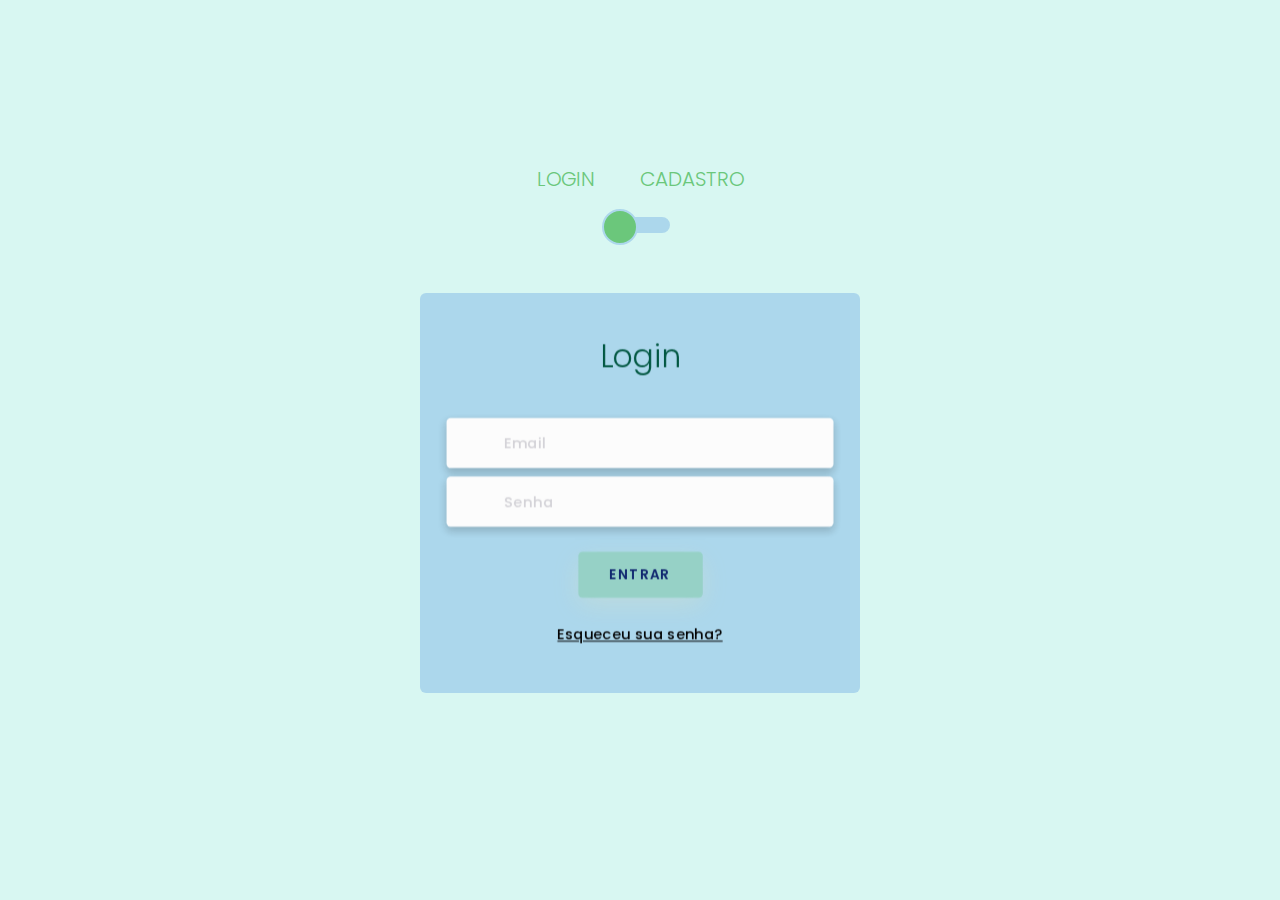
<file: Abex3/index.html>
<!DOCTYPE html>
<html lang="pt">
<head>
    <meta charset="UTF-8">
    <meta name="viewport" content="width=device-width, initial-scale=1.0">
    <link rel="preconnect" href="https://fonts.googleapis.com">
    <link rel="preconnect" href="https://fonts.gstatic.com" crossorigin>
    <link href="https://fonts.googleapis.com/css2?family=Archivo+Black&family=Montserrat:wght@100&display=swap" rel="stylesheet">
    <link rel="stylesheet" href="https://stackpath.bootstrapcdn.com/bootstrap/5.0.0-alpha1/css/bootstrap.min.css">
    <title>Tela de Login</title>
    <link rel="stylesheet" href="styles.css">
</head>
<body>
<div class="section">
    <div class="container">
        <div class="row full-height justify-content-center">
            <div class="col-12 text-center align-self-center py-5">
                <div class="section pb-5 pt-5 pt-sm-2 text-center">
                    <h6 class="mb-0 pb-3"><span>Login </span><span>Cadastro</span></h6>
                      <input class="checkbox" type="checkbox" id="reg-log" name="reg-log"/>
                      <label for="reg-log"></label>
                    <div class="card-3d-wrap mx-auto">
                        <div class="card-3d-wrapper">
                            <div class="card-front">
                                <div class="center-wrap">
                                    <div class="section text-center">
                                        <h4 class="mb-4 pb-3">Login</h4>
                                        <div class="form-group">
                                            <input type="email" name="logemail" class="form-style" placeholder="Email" id="logemail" autocomplete="off">
                                            <i class="input-icon uil uil-at"></i>
                                        </div>	
                                        <div class="form-group mt-2">
                                            <input type="password" name="logpass" class="form-style" placeholder="Senha" id="logpass" autocomplete="off">
                                            <i class="input-icon uil uil-lock-alt"></i>
                                        </div>
                                        <a href="#" class="btn mt-4">Entrar</a>
                                        <p class="mb-0 mt-4 text-center"><a href="#0" class="link">Esqueceu sua senha?</a></p>
                                      </div>
                                  </div>
                              </div>
                            <div class="card-back">
                                <div class="center-wrap">
                                    <div class="section text-center">
                                        <h4 class="mb-4 pb-3">Cadastro</h4>
                                        <div class="form-group">
                                            <input type="text" name="logname" class="form-style" placeholder="Nome Completo" id="logname" autocomplete="off">
                                            <i class="input-icon uil uil-user"></i>
                                        </div>	
                                        <div class="form-group mt-2">
                                            <input type="email" name="logemail" class="form-style" placeholder="Email" id="logemail" autocomplete="off">
                                            <i class="input-icon uil uil-at"></i>
                                        </div>	
                                        <div class="form-group mt-2">
                                            <input type="password" name="logpass" class="form-style" placeholder="Senha" id="logpass" autocomplete="off">
                                            <i class="input-icon uil uil-lock-alt"></i>
                                        </div>
                                        <a href="#" class="btn mt-4">Entrar</a>
                                      </div>
                                  </div>
                              </div>
                          </div>
                      </div>
                  </div>
              </div>
          </div>
    </div>
</div>
</body>
</html>
</file>
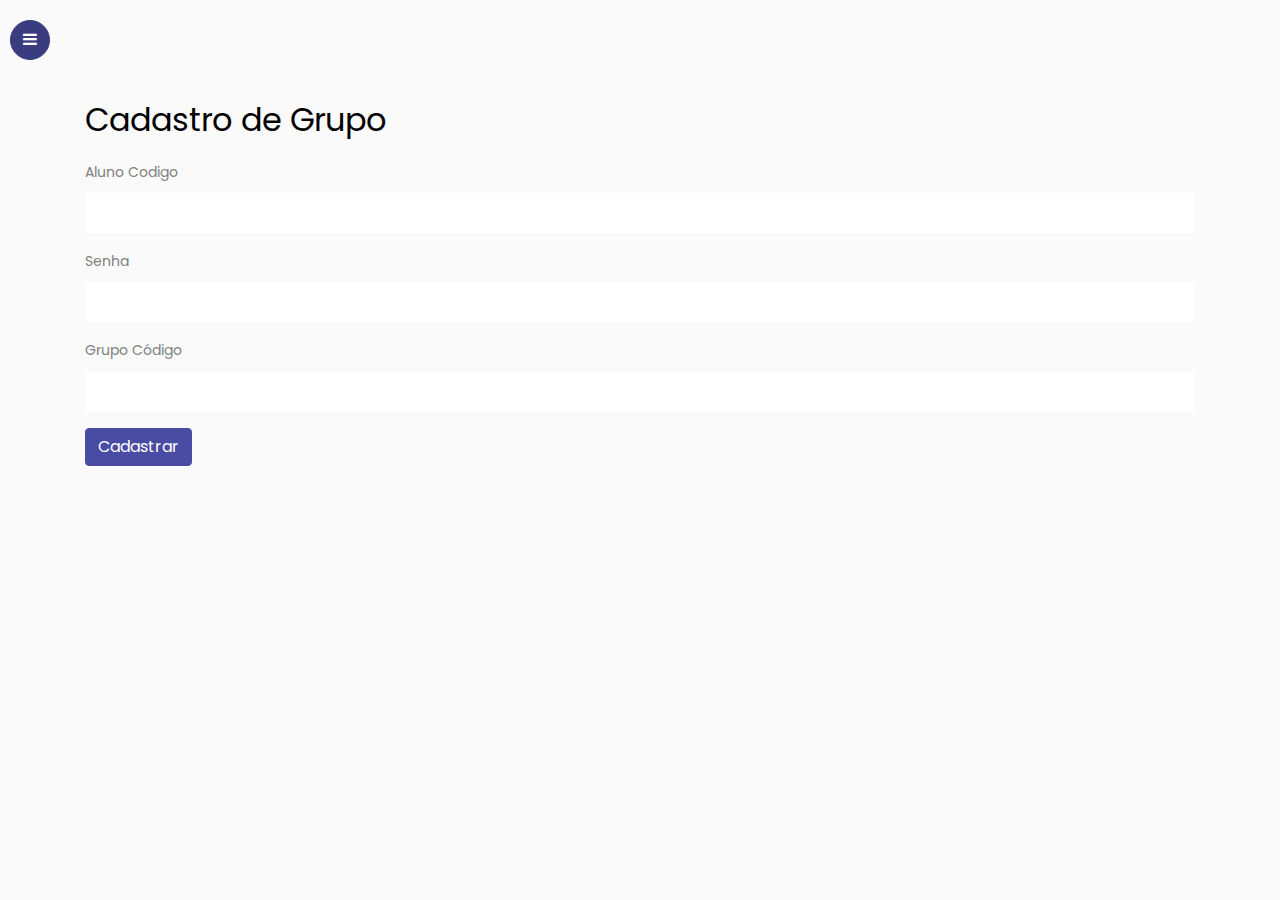
<file: Abex3/Cadastrargrupo.html>
<!doctype html>
<html lang="en">
  <head>
  	<title>Sidebar 03</title>
    <meta charset="utf-8">
    <meta name="viewport" content="width=device-width, initial-scale=1, shrink-to-fit=no">

    <link href="https://fonts.googleapis.com/css?family=Poppins:300,400,500,600,700,800,900" rel="stylesheet">
		
		<link rel="stylesheet" href="https://stackpath.bootstrapcdn.com/font-awesome/4.7.0/css/font-awesome.min.css">
		<link rel="stylesheet" href="css/style.css">
  </head>
  <body>
		
    <div class="wrapper d-flex align-items-stretch">
        <nav id="sidebar" class="active">
            <div class="custom-menu">
                <button type="button" id="sidebarCollapse" class="btn btn-primary">
          <i class="fa fa-bars"></i>
          <span class="sr-only">Toggle Menu</span>
        </button>
    </div>
            <div class="p-4">
              <h1><a href="index.html" class="logo"></a></h1>
        <ul class="list-unstyled components mb-5">
          <li class="active">
            <a href="index.html"><span class="fa fa-home mr-3"></span> Inicio</a>
          </li>
          <li>
              <a href="cadastro.html"><svg xmlns="http://www.w3.org/2000/svg" width="22" height="22" fill="currentColor" class="bi bi-person-add" viewBox="0 0 20 20">
                <path d="M12.5 16a3.5 3.5 0 1 0 0-7 3.5 3.5 0 0 0 0 7Zm.5-5v1h1a.5.5 0 0 1 0 1h-1v1a.5.5 0 0 1-1 0v-1h-1a.5.5 0 0 1 0-1h1v-1a.5.5 0 0 1 1 0Zm-2-6a3 3 0 1 1-6 0 3 3 0 0 1 6 0ZM8 7a2 2 0 1 0 0-4 2 2 0 0 0 0 4Z"/>
                <path d="M8.256 14a4.474 4.474 0 0 1-.229-1.004H3c.001-.246.154-.986.832-1.664C4.484 10.68 5.711 10 8 10c.26 0 .507.009.74.025.226-.341.496-.65.804-.918C9.077 9.038 8.564 9 8 9c-5 0-6 3-6 4s1 1 1 1h5.256Z"/>
              </svg> Cadastro aluno</a>
          </li>
          <li>
          <a href="Cadastrofamilia.html"><svg xmlns="http://www.w3.org/2000/svg" width="22" height="22" fill="currentColor" class="bi bi-house-heart" viewBox="0 0 20 20">
            <path d="M8 6.982C9.664 5.309 13.825 8.236 8 12 2.175 8.236 6.336 5.309 8 6.982Z"/>
            <path d="M8.707 1.5a1 1 0 0 0-1.414 0L.646 8.146a.5.5 0 0 0 .708.707L2 8.207V13.5A1.5 1.5 0 0 0 3.5 15h9a1.5 1.5 0 0 0 1.5-1.5V8.207l.646.646a.5.5 0 0 0 .708-.707L13 5.793V2.5a.5.5 0 0 0-.5-.5h-1a.5.5 0 0 0-.5.5v1.293L8.707 1.5ZM13 7.207V13.5a.5.5 0 0 1-.5.5h-9a.5.5 0 0 1-.5-.5V7.207l5-5 5 5Z"/>
          </svg>Cadastro família</a>
          </li>
          <li>
          <a href="Pesquisafamilia.html"><svg xmlns="http://www.w3.org/2000/svg" width="22" height="22" fill="currentColor" class="bi bi-search-heart" viewBox="0 0 20 20">
            <path d="M6.5 4.482c1.664-1.673 5.825 1.254 0 5.018-5.825-3.764-1.664-6.69 0-5.018Z"/>
            <path d="M13 6.5a6.471 6.471 0 0 1-1.258 3.844c.04.03.078.062.115.098l3.85 3.85a1 1 0 0 1-1.414 1.415l-3.85-3.85a1.007 1.007 0 0 1-.1-.115h.002A6.5 6.5 0 1 1 13 6.5ZM6.5 12a5.5 5.5 0 1 0 0-11 5.5 5.5 0 0 0 0 11Z"/>
          </svg> Pesquisa família</a>
          </li>
          <li>
          <a href="Cadastrargrupo.html"><svg xmlns="http://www.w3.org/2000/svg" width="22" height="22" fill="currentColor" class="bi bi-diagram-3-fill" viewBox="0 0 20 20">
            <path fill-rule="evenodd" d="M6 3.5A1.5 1.5 0 0 1 7.5 2h1A1.5 1.5 0 0 1 10 3.5v1A1.5 1.5 0 0 1 8.5 6v1H14a.5.5 0 0 1 .5.5v1a.5.5 0 0 1-1 0V8h-5v.5a.5.5 0 0 1-1 0V8h-5v.5a.5.5 0 0 1-1 0v-1A.5.5 0 0 1 2 7h5.5V6A1.5 1.5 0 0 1 6 4.5v-1zm-6 8A1.5 1.5 0 0 1 1.5 10h1A1.5 1.5 0 0 1 4 11.5v1A1.5 1.5 0 0 1 2.5 14h-1A1.5 1.5 0 0 1 0 12.5v-1zm6 0A1.5 1.5 0 0 1 7.5 10h1a1.5 1.5 0 0 1 1.5 1.5v1A1.5 1.5 0 0 1 8.5 14h-1A1.5 1.5 0 0 1 6 12.5v-1zm6 0a1.5 1.5 0 0 1 1.5-1.5h1a1.5 1.5 0 0 1 1.5 1.5v1a1.5 1.5 0 0 1-1.5 1.5h-1a1.5 1.5 0 0 1-1.5-1.5v-1z"/>
          </svg> Cadastrar grupo</a>
          </li>
        </ul>


      </div>
    </nav>

        <!-- Page Content  -->
      <div id="content" class="p-4 p-md-5 pt-5">
        <div class="container mt-5">
            <h2 class="mb-3">Cadastro de Grupo</h2>
            <form>
                <div class="mb-3">
                    <label for="alunoCodigo" class="form-label">Aluno Codigo</label>
                    <input type="text" class="form-control" id="alunoCodigo">
                </div>
                <div class="mb-3">
                    <label for="senha" class="form-label">Senha</label>
                    <input type="password" class="form-control" id="senha">
                </div>
                <div class="mb-3">
                    <label for="grupoCodigo" class="form-label">Grupo Código</label>
                    <input type="text" class="form-control" id="grupoCodigo">
                </div>
                <button type="submit" class="btn btn-primary">Cadastrar</button>
            </form>
        </div>
		</div>

    <script src="js/jquery.min.js"></script>
    <script src="js/popper.js"></script>
    <script src="js/bootstrap.min.js"></script>
    <script src="js/main.js"></script>
  </body>
</html>
</file>
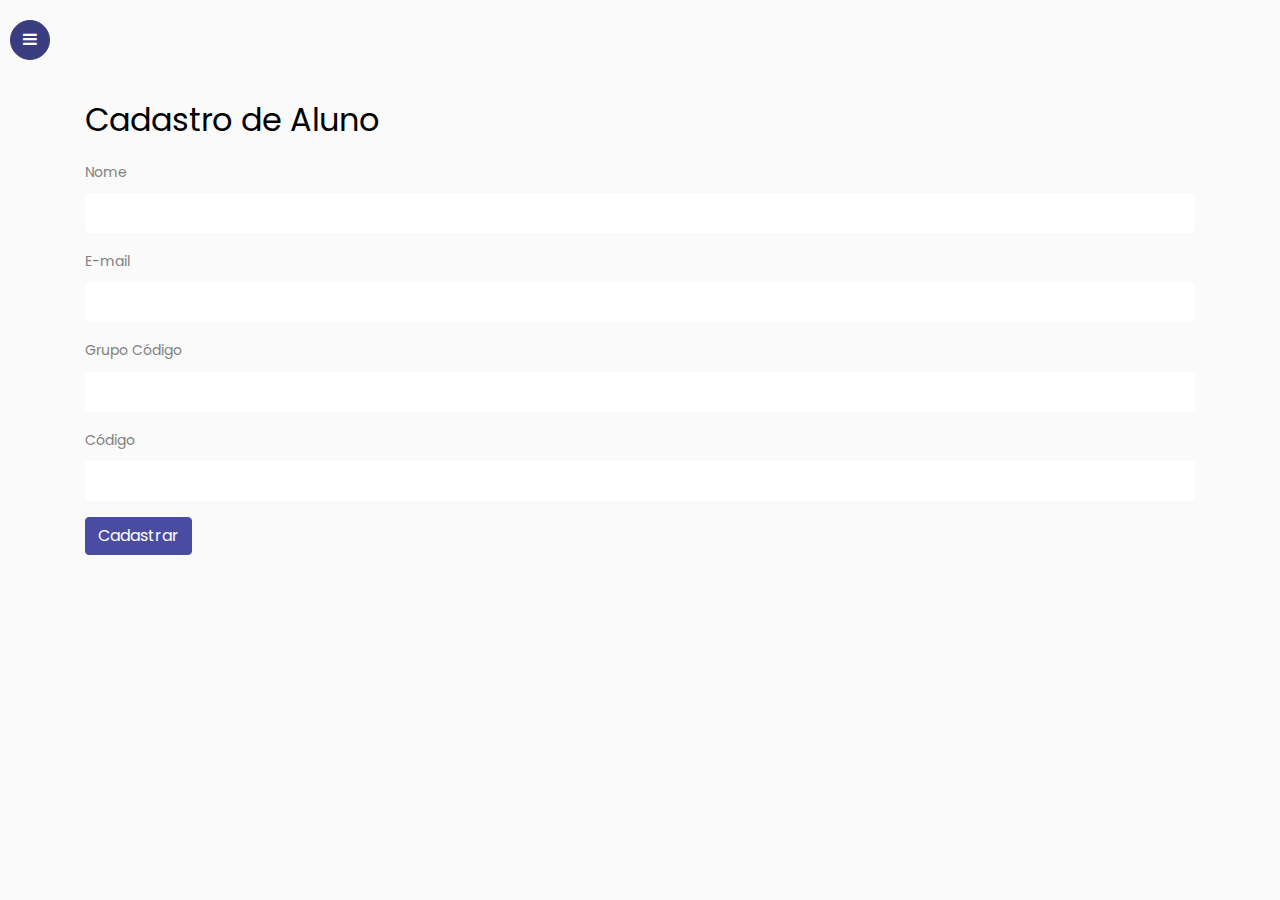
<file: Abex3/cadastro.html>
<!doctype html>
<html lang="en">
  <head>
  	<title>Sidebar 03</title>
    <meta charset="utf-8">
    <meta name="viewport" content="width=device-width, initial-scale=1, shrink-to-fit=no">

    <link href="https://fonts.googleapis.com/css?family=Poppins:300,400,500,600,700,800,900" rel="stylesheet">
		
		<link rel="stylesheet" href="https://stackpath.bootstrapcdn.com/font-awesome/4.7.0/css/font-awesome.min.css">
		<link rel="stylesheet" href="css/style.css">
  </head>
  <body>
		
    <div class="wrapper d-flex align-items-stretch">
        <nav id="sidebar" class="active">
            <div class="custom-menu">
                <button type="button" id="sidebarCollapse" class="btn btn-primary">
          <i class="fa fa-bars"></i>
          <span class="sr-only">Toggle Menu</span>
        </button>
    </div>
            <div class="p-4">
              <h1><a href="index.html" class="logo"></a></h1>
        <ul class="list-unstyled components mb-5">
          <li class="active">
            <a href="index.html"><span class="fa fa-home mr-3"></span> Inicio</a>
          </li>
          <li>
              <a href="cadastro.html"><svg xmlns="http://www.w3.org/2000/svg" width="22" height="22" fill="currentColor" class="bi bi-person-add" viewBox="0 0 20 20">
                <path d="M12.5 16a3.5 3.5 0 1 0 0-7 3.5 3.5 0 0 0 0 7Zm.5-5v1h1a.5.5 0 0 1 0 1h-1v1a.5.5 0 0 1-1 0v-1h-1a.5.5 0 0 1 0-1h1v-1a.5.5 0 0 1 1 0Zm-2-6a3 3 0 1 1-6 0 3 3 0 0 1 6 0ZM8 7a2 2 0 1 0 0-4 2 2 0 0 0 0 4Z"/>
                <path d="M8.256 14a4.474 4.474 0 0 1-.229-1.004H3c.001-.246.154-.986.832-1.664C4.484 10.68 5.711 10 8 10c.26 0 .507.009.74.025.226-.341.496-.65.804-.918C9.077 9.038 8.564 9 8 9c-5 0-6 3-6 4s1 1 1 1h5.256Z"/>
              </svg> Cadastro aluno</a>
          </li>
          <li>
          <a href="Cadastrofamilia.html"><svg xmlns="http://www.w3.org/2000/svg" width="22" height="22" fill="currentColor" class="bi bi-house-heart" viewBox="0 0 20 20">
            <path d="M8 6.982C9.664 5.309 13.825 8.236 8 12 2.175 8.236 6.336 5.309 8 6.982Z"/>
            <path d="M8.707 1.5a1 1 0 0 0-1.414 0L.646 8.146a.5.5 0 0 0 .708.707L2 8.207V13.5A1.5 1.5 0 0 0 3.5 15h9a1.5 1.5 0 0 0 1.5-1.5V8.207l.646.646a.5.5 0 0 0 .708-.707L13 5.793V2.5a.5.5 0 0 0-.5-.5h-1a.5.5 0 0 0-.5.5v1.293L8.707 1.5ZM13 7.207V13.5a.5.5 0 0 1-.5.5h-9a.5.5 0 0 1-.5-.5V7.207l5-5 5 5Z"/>
          </svg>Cadastro família</a>
          </li>
          <li>
          <a href="Pesquisafamilia.html"><svg xmlns="http://www.w3.org/2000/svg" width="22" height="22" fill="currentColor" class="bi bi-search-heart" viewBox="0 0 20 20">
            <path d="M6.5 4.482c1.664-1.673 5.825 1.254 0 5.018-5.825-3.764-1.664-6.69 0-5.018Z"/>
            <path d="M13 6.5a6.471 6.471 0 0 1-1.258 3.844c.04.03.078.062.115.098l3.85 3.85a1 1 0 0 1-1.414 1.415l-3.85-3.85a1.007 1.007 0 0 1-.1-.115h.002A6.5 6.5 0 1 1 13 6.5ZM6.5 12a5.5 5.5 0 1 0 0-11 5.5 5.5 0 0 0 0 11Z"/>
          </svg> Pesquisa família</a>
          </li>
          <li>
          <a href="Cadastrargrupo.html"><svg xmlns="http://www.w3.org/2000/svg" width="22" height="22" fill="currentColor" class="bi bi-diagram-3-fill" viewBox="0 0 20 20">
            <path fill-rule="evenodd" d="M6 3.5A1.5 1.5 0 0 1 7.5 2h1A1.5 1.5 0 0 1 10 3.5v1A1.5 1.5 0 0 1 8.5 6v1H14a.5.5 0 0 1 .5.5v1a.5.5 0 0 1-1 0V8h-5v.5a.5.5 0 0 1-1 0V8h-5v.5a.5.5 0 0 1-1 0v-1A.5.5 0 0 1 2 7h5.5V6A1.5 1.5 0 0 1 6 4.5v-1zm-6 8A1.5 1.5 0 0 1 1.5 10h1A1.5 1.5 0 0 1 4 11.5v1A1.5 1.5 0 0 1 2.5 14h-1A1.5 1.5 0 0 1 0 12.5v-1zm6 0A1.5 1.5 0 0 1 7.5 10h1a1.5 1.5 0 0 1 1.5 1.5v1A1.5 1.5 0 0 1 8.5 14h-1A1.5 1.5 0 0 1 6 12.5v-1zm6 0a1.5 1.5 0 0 1 1.5-1.5h1a1.5 1.5 0 0 1 1.5 1.5v1a1.5 1.5 0 0 1-1.5 1.5h-1a1.5 1.5 0 0 1-1.5-1.5v-1z"/>
          </svg> Cadastrar grupo</a>
          </li>
        </ul>


      </div>
    </nav>

        <!-- Page Content  -->
      <div id="content" class="p-4 p-md-5 pt-5">
        <div class="container mt-5">
            <h2 class="mb-3">Cadastro de Aluno</h2>
            <form>
                <div class="mb-3">
                    <label for="nome" class="form-label">Nome</label>
                    <input type="text" class="form-control" id="nome">
                </div>
                <div class="mb-3">
                    <label for="email" class="form-label">E-mail</label>
                    <input type="email" class="form-control" id="email">
                </div>
                <div class="mb-3">
                    <label for="grupoCodigo" class="form-label">Grupo Código</label>
                    <input type="text" class="form-control" id="grupoCodigo">
                </div>
                <div class="mb-3">
                    <label for="codigo" class="form-label">Código</label>
                    <input type="text" class="form-control" id="codigo">
                </div>
                <button type="submit" class="btn btn-primary">Cadastrar</button>
            </form>
        </div>
		</div>

    <script src="js/jquery.min.js"></script>
    <script src="js/popper.js"></script>
    <script src="js/bootstrap.min.js"></script>
    <script src="js/main.js"></script>
  </body>
</html>
</file>
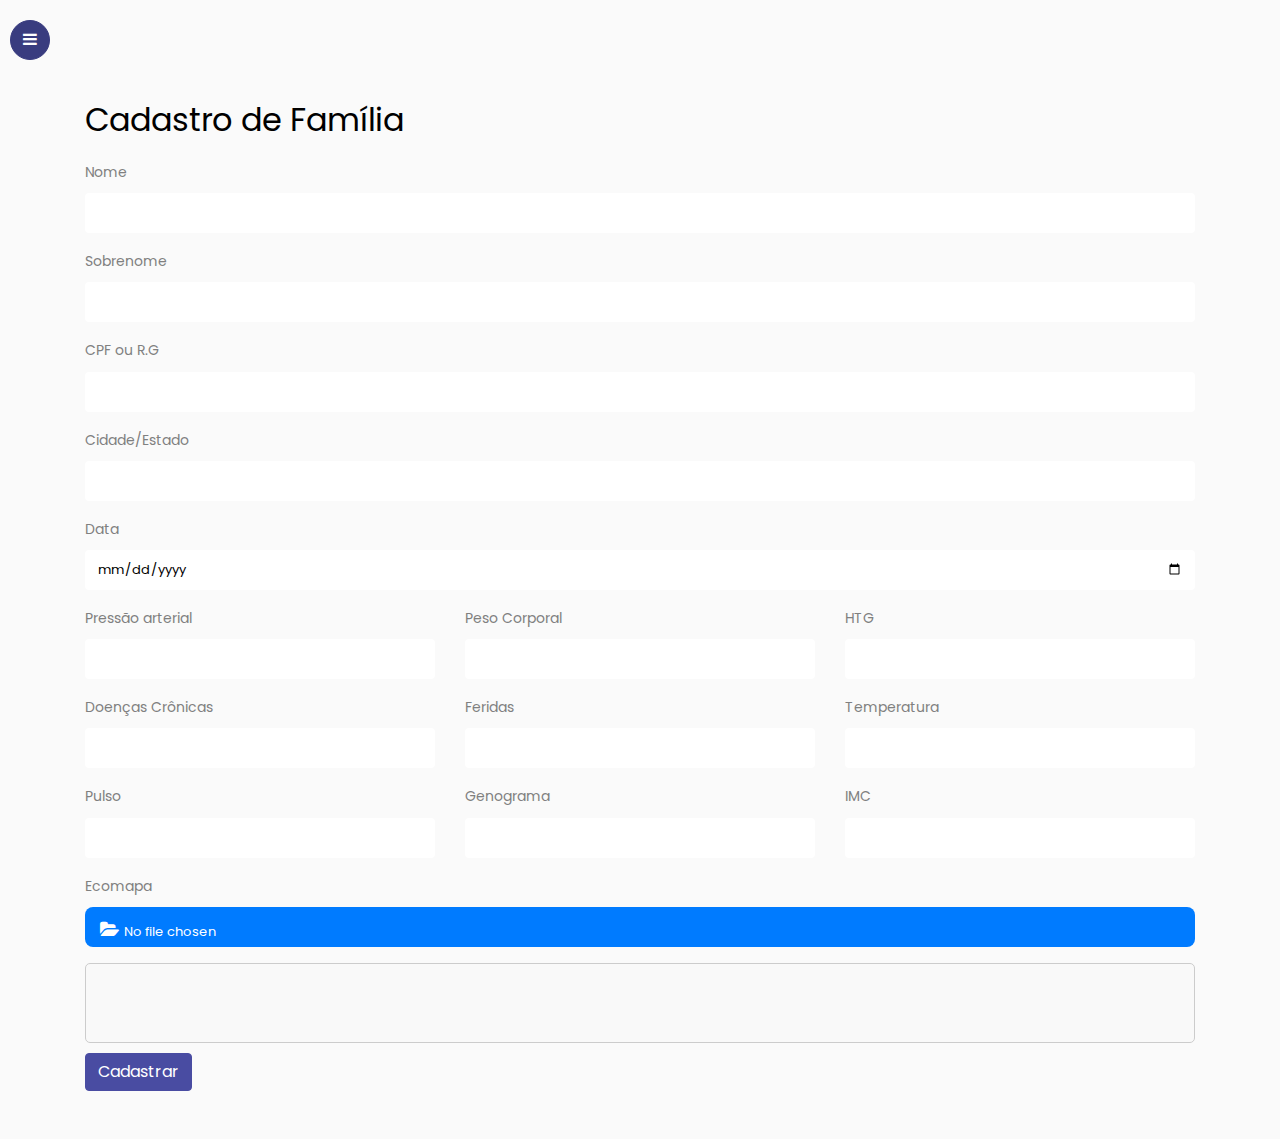
<file: Abex3/Cadastrofamilia.html>
<!doctype html>
<html lang="en">

<head>
  <title>Sidebar 03</title>
  <meta charset="utf-8">
  <meta name="viewport" content="width=device-width, initial-scale=1, shrink-to-fit=no">

  <link href="https://fonts.googleapis.com/css?family=Poppins:300,400,500,600,700,800,900" rel="stylesheet">

  <link rel="stylesheet" href="https://stackpath.bootstrapcdn.com/font-awesome/4.7.0/css/font-awesome.min.css">
  <link rel="stylesheet" href="css/style.css">
</head>

<body>

  <div class="wrapper d-flex align-items-stretch">
    <nav id="sidebar" class="active">
      <div class="custom-menu">
        <button type="button" id="sidebarCollapse" class="btn btn-primary">
          <i class="fa fa-bars"></i>
          <span class="sr-only">Toggle Menu</span>
        </button>
      </div>
      <div class="p-4">
        <h1><a href="index.html" class="logo"></a></h1>
        <ul class="list-unstyled components mb-5">
          <li class="active">
            <a href="index.html"><span class="fa fa-home mr-3"></span> Inicio</a>
          </li>
          <li>
            <a href="cadastro.html"><svg xmlns="http://www.w3.org/2000/svg" width="22" height="22" fill="currentColor"
                class="bi bi-person-add" viewBox="0 0 20 20">
                <path
                  d="M12.5 16a3.5 3.5 0 1 0 0-7 3.5 3.5 0 0 0 0 7Zm.5-5v1h1a.5.5 0 0 1 0 1h-1v1a.5.5 0 0 1-1 0v-1h-1a.5.5 0 0 1 0-1h1v-1a.5.5 0 0 1 1 0Zm-2-6a3 3 0 1 1-6 0 3 3 0 0 1 6 0ZM8 7a2 2 0 1 0 0-4 2 2 0 0 0 0 4Z" />
                <path
                  d="M8.256 14a4.474 4.474 0 0 1-.229-1.004H3c.001-.246.154-.986.832-1.664C4.484 10.68 5.711 10 8 10c.26 0 .507.009.74.025.226-.341.496-.65.804-.918C9.077 9.038 8.564 9 8 9c-5 0-6 3-6 4s1 1 1 1h5.256Z" />
              </svg> Cadastro aluno</a>
          </li>
          <li>
            <a href="Cadastrofamilia.html"><svg xmlns="http://www.w3.org/2000/svg" width="22" height="22"
                fill="currentColor" class="bi bi-house-heart" viewBox="0 0 20 20">
                <path d="M8 6.982C9.664 5.309 13.825 8.236 8 12 2.175 8.236 6.336 5.309 8 6.982Z" />
                <path
                  d="M8.707 1.5a1 1 0 0 0-1.414 0L.646 8.146a.5.5 0 0 0 .708.707L2 8.207V13.5A1.5 1.5 0 0 0 3.5 15h9a1.5 1.5 0 0 0 1.5-1.5V8.207l.646.646a.5.5 0 0 0 .708-.707L13 5.793V2.5a.5.5 0 0 0-.5-.5h-1a.5.5 0 0 0-.5.5v1.293L8.707 1.5ZM13 7.207V13.5a.5.5 0 0 1-.5.5h-9a.5.5 0 0 1-.5-.5V7.207l5-5 5 5Z" />
              </svg>Cadastro família</a>
          </li>
          <li>
            <a href="Pesquisafamilia.html"><svg xmlns="http://www.w3.org/2000/svg" width="22" height="22"
                fill="currentColor" class="bi bi-search-heart" viewBox="0 0 20 20">
                <path d="M6.5 4.482c1.664-1.673 5.825 1.254 0 5.018-5.825-3.764-1.664-6.69 0-5.018Z" />
                <path
                  d="M13 6.5a6.471 6.471 0 0 1-1.258 3.844c.04.03.078.062.115.098l3.85 3.85a1 1 0 0 1-1.414 1.415l-3.85-3.85a1.007 1.007 0 0 1-.1-.115h.002A6.5 6.5 0 1 1 13 6.5ZM6.5 12a5.5 5.5 0 1 0 0-11 5.5 5.5 0 0 0 0 11Z" />
              </svg> Pesquisa família</a>
          </li>
          <li>
            <a href="Cadastrargrupo.html"><svg xmlns="http://www.w3.org/2000/svg" width="22" height="22"
                fill="currentColor" class="bi bi-diagram-3-fill" viewBox="0 0 20 20">
                <path fill-rule="evenodd"
                  d="M6 3.5A1.5 1.5 0 0 1 7.5 2h1A1.5 1.5 0 0 1 10 3.5v1A1.5 1.5 0 0 1 8.5 6v1H14a.5.5 0 0 1 .5.5v1a.5.5 0 0 1-1 0V8h-5v.5a.5.5 0 0 1-1 0V8h-5v.5a.5.5 0 0 1-1 0v-1A.5.5 0 0 1 2 7h5.5V6A1.5 1.5 0 0 1 6 4.5v-1zm-6 8A1.5 1.5 0 0 1 1.5 10h1A1.5 1.5 0 0 1 4 11.5v1A1.5 1.5 0 0 1 2.5 14h-1A1.5 1.5 0 0 1 0 12.5v-1zm6 0A1.5 1.5 0 0 1 7.5 10h1a1.5 1.5 0 0 1 1.5 1.5v1A1.5 1.5 0 0 1 8.5 14h-1A1.5 1.5 0 0 1 6 12.5v-1zm6 0a1.5 1.5 0 0 1 1.5-1.5h1a1.5 1.5 0 0 1 1.5 1.5v1a1.5 1.5 0 0 1-1.5 1.5h-1a1.5 1.5 0 0 1-1.5-1.5v-1z" />
              </svg> Cadastrar grupo</a>
          </li>
        </ul>


      </div>
    </nav>

    <!-- Page Content  -->
    <div id="content" class="p-4 p-md-5 pt-5">
      <div class="container mt-5">
        <h2 class="mb-3">Cadastro de Família</h2>
        <form>
          <div class="mb-3">
            <label for="nome" class="form-label">Nome</label>
            <input type="text" class="form-control" id="nome">
          </div>
          <div class="mb-3">
            <label for="sobrenome" class="form-label">Sobrenome</label>
            <input type="text" class="form-control" id="sobrenome">
          </div>
          <div class="mb-3">
            <label for="cpf-rg" class="form-label">CPF ou R.G</label>
            <input type="text" class="form-control" id="cpf-rg">
          </div>
          <div class="mb-3">
            <label for="cidade-estado" class="form-label">Cidade/Estado</label>
            <input type="text" class="form-control" id="cidade-estado">
          </div>
          <div class="mb-3">
            <label for="data" class="form-label">Data</label>
            <input type="date" class="form-control" id="data">
          </div>
          <div class="row">
            <div class="col-md-4 mb-3">
              <label for="pressao-arterial" class="form-label">Pressão arterial</label>
              <input type="text" class="form-control" id="pressao-arterial">
            </div>
            <div class="col-md-4 mb-3">
              <label for="peso-corporal" class="form-label">Peso Corporal</label>
              <input type="text" class="form-control" id="peso-corporal">
            </div>
            <div class="col-md-4 mb-3">
              <label for="htg" class="form-label">HTG</label>
              <input type="text" class="form-control" id="htg">
            </div>
          </div>
          <div class="row">
            <div class="col-md-4 mb-3">
              <label for="doencas-cronicas" class="form-label">Doenças Crônicas</label>
              <input type="text" class="form-control" id="doencas-cronicas">
            </div>
            <div class="col-md-4 mb-3">
              <label for="feridas" class="form-label">Feridas</label>
              <input type="text" class="form-control" id="feridas">
            </div>
            <div class="col-md-4 mb-3">
              <label for="temperatura" class="form-label">Temperatura</label>
              <input type="text" class="form-control" id="temperatura">
            </div>
          </div>
          <div class="row">
            <div class="col-md-4 mb-3">
              <label for="pulso" class="form-label">Pulso</label>
              <input type="text" class="form-control" id="pulso">
            </div>
            <div class="col-md-4 mb-3">
              <label for="genograma" class="form-label">Genograma</label>
              <input type="text" class="form-control" id="genograma">
            </div>
            <div class="col-md-4 mb-3">
              <label for="imc" class="form-label">IMC</label>
              <input type="text" class="form-control" id="imc">
            </div>
          </div>
          <div class="mb-3">
            <label for="ecomapa" class="form-label">Ecomapa</label>
            <input type="file" class="form-control file-input" id="ecomapa" name="ecomapa" accept="image/*" multiple>
        </div>
        <div id="image-preview" class="image-preview">
            <!-- Miniaturas das imagens serão exibidas aqui -->
        </div>
        <button id="clear-image" class="btn btn-danger mt-2" style="display: none;">Limpar Todas</button>
        
          <button type="submit" class="btn btn-primary">Cadastrar</button>
        </form>
      </div>

    </div>

    <script src="js/jquery.min.js"></script>
    <script src="js/popper.js"></script>
    <script src="js/bootstrap.min.js"></script>
    <script src="js/main.js"></script>
    <script>
    document.addEventListener("DOMContentLoaded", function () {
    const fileInput = document.getElementById("ecomapa");
    const imagePreview = document.getElementById("image-preview");

    fileInput.addEventListener("change", function () {
        const files = fileInput.files;
        imagePreview.innerHTML = ""; // Limpar qualquer miniatura anterior

        for (let i = 0; i < files.length; i++) {
            const image = new Image();
            image.src = URL.createObjectURL(files[i]);
            image.style.width = "60px"; // Defina a largura da miniatura
            image.style.height = "60px"; // Defina a altura da miniatura

            const listItem = document.createElement("div"); // Use uma div em vez de uma lista
            listItem.className = "thumbnail-container";

            const clearButton = document.createElement("button");
            clearButton.textContent = "X";
            clearButton.className = "btn btn-danger";
            clearButton.style.position = "absolute"; // Posição absoluta para sobrepor a imagem
            clearButton.style.top = "0";
            clearButton.style.right = "0";
            clearButton.style.padding = "2px 5px"; // Adicione algum espaço ao redor do botão
            clearButton.style.borderRadius = "50%"; // Faça o botão parecer um círculo
            clearButton.addEventListener("click", function () {
                listItem.remove();
            });

            listItem.appendChild(image);
            listItem.appendChild(clearButton);
            imagePreview.appendChild(listItem);
        }
    });
});

    </script>
</body>

</html>
</file>
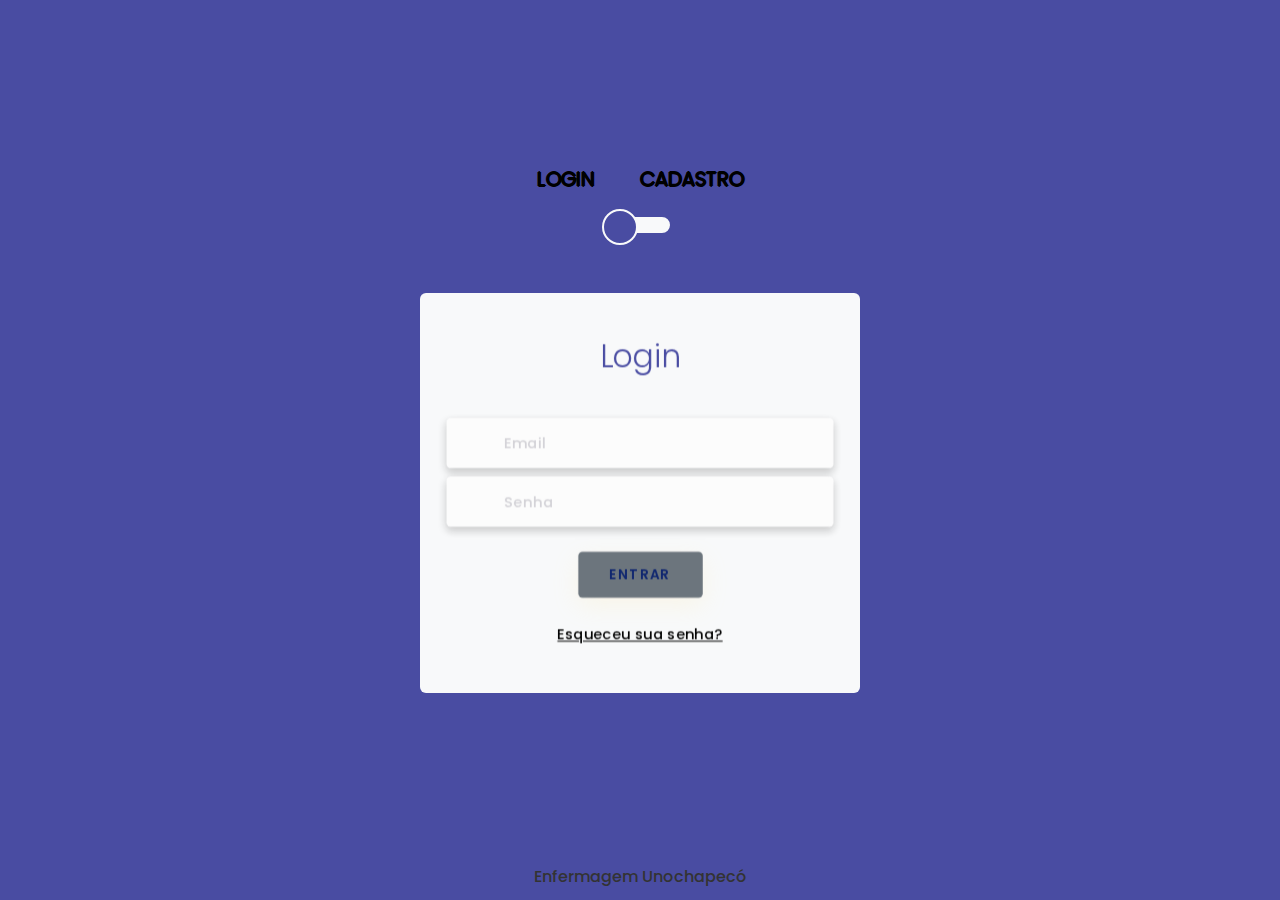
<file: Abex3/Login.html>
<!DOCTYPE html>
<html lang="pt">
<head>
    <meta charset="UTF-8">
    <meta name="viewport" content="width=device-width, initial-scale=1.0">
    <link rel="preconnect" href="https://fonts.googleapis.com">
    <link rel="preconnect" href="https://fonts.gstatic.com" crossorigin>
    <link href="https://fonts.googleapis.com/css2?family=Archivo+Black&family=Montserrat:wght@100&display=swap" rel="stylesheet">
    <link rel="stylesheet" href="https://stackpath.bootstrapcdn.com/bootstrap/5.0.0-alpha1/css/bootstrap.min.css">
    <title>Tela de Login</title>
    <link rel="stylesheet" href="css/styles.css">
</head>
<body>
<div class="section">
    <div class="container">
        <div class="row full-height justify-content-center">
            <div class="col-12 text-center align-self-center py-5">
                <div class="section pb-5 pt-5 pt-sm-2 text-center">
                    <h6 class="mb-0 pb-3"><span>Login </span><span>Cadastro</span></h6>
                      <input class="checkbox" type="checkbox" id="reg-log" name="reg-log"/>
                      <label for="reg-log"></label>
                    <div class="card-3d-wrap mx-auto">
                        <div class="card-3d-wrapper">
                            <div class="card-front">
                                <div class="center-wrap">
                                    <div class="section text-center">
                                        <h4 class="mb-4 pb-3">Login</h4>
                                        <div class="form-group">
                                            <input type="email" name="logemail" class="form-style" placeholder="Email" id="logemail" autocomplete="off">
                                            <i class="input-icon uil uil-at"></i>
                                        </div>	
                                        <div class="form-group mt-2">
                                            <input type="password" name="logpass" class="form-style" placeholder="Senha" id="logpass" autocomplete="off">
                                            <i class="input-icon uil uil-lock-alt"></i>
                                        </div>
                                        <a href="#" class="btn mt-4" id="loginButton">Entrar</a>
                                        <p class="mb-0 mt-4 text-center"><a href="" class="link">Esqueceu sua senha?</a></p>
                                      </div>
                                  </div>
                              </div>
                            <div class="card-back">
                                <div class="center-wrap">
                                    <div class="section text-center">
                                        <h4 class="mb-4 pb-3">Cadastro</h4>
                                        <div class="form-group">
                                            <input type="text" name="logname" class="form-style" placeholder="Nome Completo" id="logname" autocomplete="off">
                                            <i class="input-icon uil uil-user"></i>
                                        </div>	
                                        <div class="form-group mt-2">
                                            <input type="email" name="logemail" class="form-style" placeholder="Email" id="logemail" autocomplete="off">
                                            <i class="input-icon uil uil-at"></i>
                                        </div>	
                                        <div class="form-group mt-2">
                                            <input type="password" name="logpass" class="form-style" placeholder="Senha" id="logpass" autocomplete="off">
                                            <i class="input-icon uil uil-lock-alt"></i>
                                        </div>
                                        <div class="form-group mt-2">
                                            <input type="email" name="logemail" class="form-style" placeholder="Grupo" id="logemail" autocomplete="off">
                                            <i class="input-icon uil uil-at"></i>
                                        </div>	
                                        <a href="#" class="btn mt-4" id="loginButton">Entrar</a>
                                      </div>
                                  </div>
                              </div>
                          </div>
                      </div>
                  </div>
              </div>
          </div>
    </div>
</div>
</body>
<footer class="footer">
    <p>Enfermagem Unochapecó</p>
</footer>
<script>
    document.getElementById("loginButton").addEventListener("click", function() {
        // Obtenha os valores dos campos de email e senha
        var email = document.getElementById("logemail").value;
        var senha = document.getElementById("logpass").value;

        // Verifique se os campos estão preenchidos
        if (email === "" || senha === "") {
            alert("Por favor, preencha todos os campos.");
            return;
        }

        // Aqui você pode adicionar lógica adicional para verificar o email e senha
        // Por exemplo, comparar com informações de um banco de dados ou valores fixos

        // Se a validação for bem-sucedida, redirecione o usuário para a página desejada
        window.location.href = "index.html";
    });
</script>

</html>
</file>
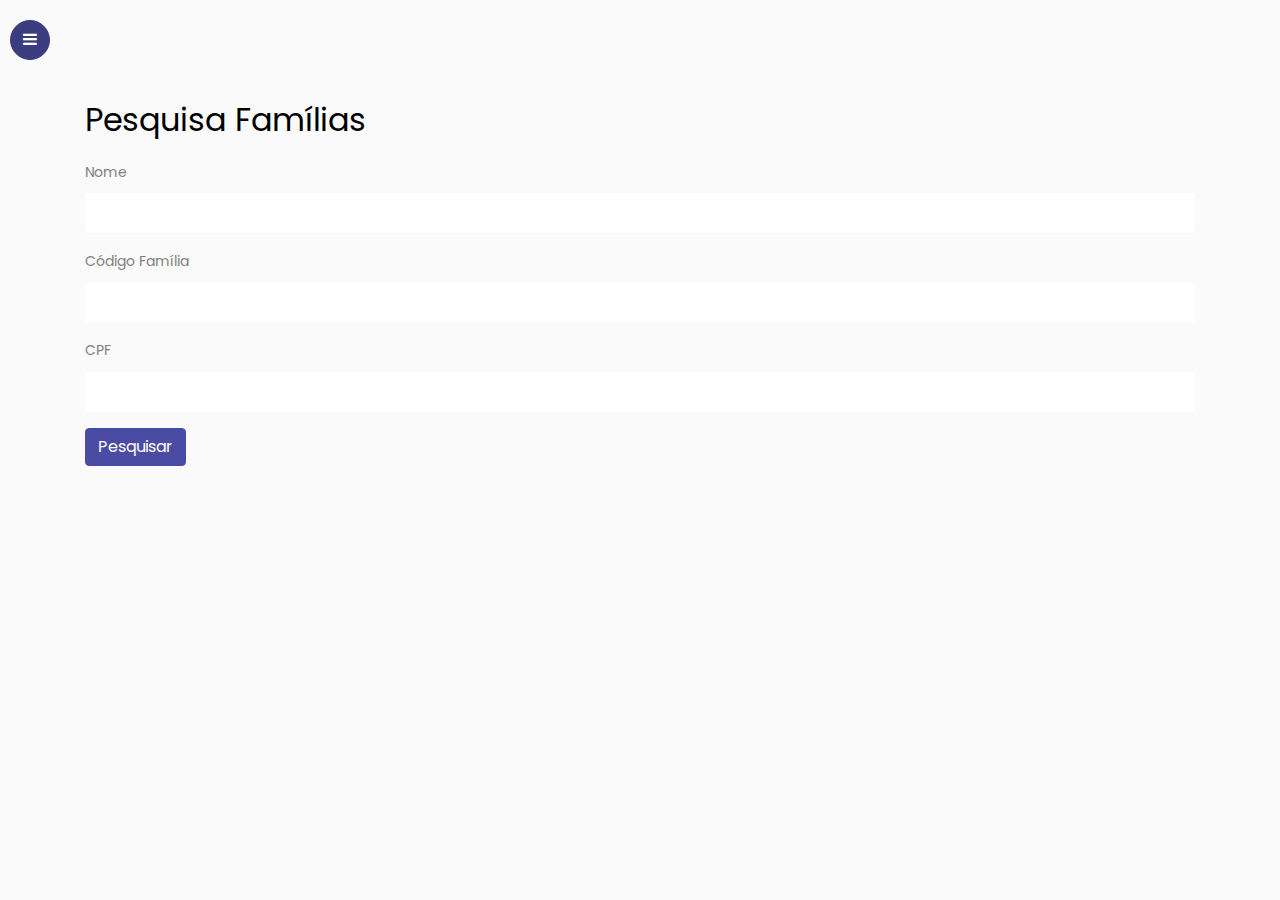
<file: Abex3/Pesquisafamilia.html>
<!doctype html>
<html lang="en">
  <head>
  	<title>Sidebar 03</title>
    <meta charset="utf-8">
    <meta name="viewport" content="width=device-width, initial-scale=1, shrink-to-fit=no">

    <link href="https://fonts.googleapis.com/css?family=Poppins:300,400,500,600,700,800,900" rel="stylesheet">
		
		<link rel="stylesheet" href="https://stackpath.bootstrapcdn.com/font-awesome/4.7.0/css/font-awesome.min.css">
		<link rel="stylesheet" href="css/style.css">
  </head>
  <body>
		
    <div class="wrapper d-flex align-items-stretch">
        <nav id="sidebar" class="active">
            <div class="custom-menu">
                <button type="button" id="sidebarCollapse" class="btn btn-primary">
          <i class="fa fa-bars"></i>
          <span class="sr-only">Toggle Menu</span>
        </button>
    </div>
            <div class="p-4">
              <h1><a href="index.html" class="logo"></a></h1>
        <ul class="list-unstyled components mb-5">
          <li class="active">
            <a href="index.html"><span class="fa fa-home mr-3"></span> Inicio</a>
          </li>
          <li>
              <a href="cadastro.html"><svg xmlns="http://www.w3.org/2000/svg" width="22" height="22" fill="currentColor" class="bi bi-person-add" viewBox="0 0 20 20">
                <path d="M12.5 16a3.5 3.5 0 1 0 0-7 3.5 3.5 0 0 0 0 7Zm.5-5v1h1a.5.5 0 0 1 0 1h-1v1a.5.5 0 0 1-1 0v-1h-1a.5.5 0 0 1 0-1h1v-1a.5.5 0 0 1 1 0Zm-2-6a3 3 0 1 1-6 0 3 3 0 0 1 6 0ZM8 7a2 2 0 1 0 0-4 2 2 0 0 0 0 4Z"/>
                <path d="M8.256 14a4.474 4.474 0 0 1-.229-1.004H3c.001-.246.154-.986.832-1.664C4.484 10.68 5.711 10 8 10c.26 0 .507.009.74.025.226-.341.496-.65.804-.918C9.077 9.038 8.564 9 8 9c-5 0-6 3-6 4s1 1 1 1h5.256Z"/>
              </svg> Cadastro aluno</a>
          </li>
          <li>
          <a href="Cadastrofamilia.html"><svg xmlns="http://www.w3.org/2000/svg" width="22" height="22" fill="currentColor" class="bi bi-house-heart" viewBox="0 0 20 20">
            <path d="M8 6.982C9.664 5.309 13.825 8.236 8 12 2.175 8.236 6.336 5.309 8 6.982Z"/>
            <path d="M8.707 1.5a1 1 0 0 0-1.414 0L.646 8.146a.5.5 0 0 0 .708.707L2 8.207V13.5A1.5 1.5 0 0 0 3.5 15h9a1.5 1.5 0 0 0 1.5-1.5V8.207l.646.646a.5.5 0 0 0 .708-.707L13 5.793V2.5a.5.5 0 0 0-.5-.5h-1a.5.5 0 0 0-.5.5v1.293L8.707 1.5ZM13 7.207V13.5a.5.5 0 0 1-.5.5h-9a.5.5 0 0 1-.5-.5V7.207l5-5 5 5Z"/>
          </svg>Cadastro família</a>
          </li>
          <li>
          <a href="Pesquisafamilia.html"><svg xmlns="http://www.w3.org/2000/svg" width="22" height="22" fill="currentColor" class="bi bi-search-heart" viewBox="0 0 20 20">
            <path d="M6.5 4.482c1.664-1.673 5.825 1.254 0 5.018-5.825-3.764-1.664-6.69 0-5.018Z"/>
            <path d="M13 6.5a6.471 6.471 0 0 1-1.258 3.844c.04.03.078.062.115.098l3.85 3.85a1 1 0 0 1-1.414 1.415l-3.85-3.85a1.007 1.007 0 0 1-.1-.115h.002A6.5 6.5 0 1 1 13 6.5ZM6.5 12a5.5 5.5 0 1 0 0-11 5.5 5.5 0 0 0 0 11Z"/>
          </svg> Pesquisa família</a>
          </li>
          <li>
          <a href="Cadastrargrupo.html"><svg xmlns="http://www.w3.org/2000/svg" width="22" height="22" fill="currentColor" class="bi bi-diagram-3-fill" viewBox="0 0 20 20">
            <path fill-rule="evenodd" d="M6 3.5A1.5 1.5 0 0 1 7.5 2h1A1.5 1.5 0 0 1 10 3.5v1A1.5 1.5 0 0 1 8.5 6v1H14a.5.5 0 0 1 .5.5v1a.5.5 0 0 1-1 0V8h-5v.5a.5.5 0 0 1-1 0V8h-5v.5a.5.5 0 0 1-1 0v-1A.5.5 0 0 1 2 7h5.5V6A1.5 1.5 0 0 1 6 4.5v-1zm-6 8A1.5 1.5 0 0 1 1.5 10h1A1.5 1.5 0 0 1 4 11.5v1A1.5 1.5 0 0 1 2.5 14h-1A1.5 1.5 0 0 1 0 12.5v-1zm6 0A1.5 1.5 0 0 1 7.5 10h1a1.5 1.5 0 0 1 1.5 1.5v1A1.5 1.5 0 0 1 8.5 14h-1A1.5 1.5 0 0 1 6 12.5v-1zm6 0a1.5 1.5 0 0 1 1.5-1.5h1a1.5 1.5 0 0 1 1.5 1.5v1a1.5 1.5 0 0 1-1.5 1.5h-1a1.5 1.5 0 0 1-1.5-1.5v-1z"/>
          </svg> Cadastrar grupo</a>
          </li>
        </ul>


      </div>
    </nav>

        <!-- Page Content  -->
      <div id="content" class="p-4 p-md-5 pt-5">
        <div class="container mt-5">
            <h2 class="mb-3">Pesquisa Famílias</h2>
            <form>
                <div class="mb-3">
                    <label for="nome" class="form-label">Nome</label>
                    <input type="text" class="form-control" id="nome">
                </div>
                <div class="mb-3">
                    <label for="codigoFamilia" class="form-label">Código Família</label>
                    <input type="text" class="form-control" id="codigoFamilia">
                </div>
                <div class="mb-3">
                    <label for="cpf" class="form-label">CPF</label>
                    <input type="text" class="form-control" id="cpf">
                </div>
                <button type="submit" class="btn btn-primary">Pesquisar</button>
            </form>
        </div>
      </div>
		</div>

    <script src="js/jquery.min.js"></script>
    <script src="js/popper.js"></script>
    <script src="js/bootstrap.min.js"></script>
    <script src="js/main.js"></script>
  </body>
</html>
</file>
<file: Abex3/styles.css>
@import url('https://fonts.googleapis.com/css?family=Poppins:400,500,600,700,800,900');

body{
	font-family: 'Poppins', sans-serif;
	font-weight: 300;
	font-size: 15px;
	line-height: 1.7;
	color: #6bc77b;
	background-color: #d8f7f2;
	overflow-x: hidden;
}
a {
	cursor: pointer;
  transition: all 200ms linear;
}
a:hover {
	text-decoration: none;
}
.link {
  color: black;
}
.link:hover {
  color: #6bc77b;
}
p {
  font-weight: 500;
  font-size: 14px;
  line-height: 1.7;
}
h4 {
  color: #005741;
  font-size: 30px;
  font-weight: 300;
}
h6 span{
  font-size: 20px;
  padding: 0 20px;
  text-transform: uppercase;
  font-weight: 300;
}
.section{
  position: relative;
  width: 100%;
  display: block;
}
.full-height{
  min-height: 100vh;
}
[type="checkbox"]:checked,
[type="checkbox"]:not(:checked){
  position: absolute;
  left: -9999px;
}
.checkbox:checked + label,
.checkbox:not(:checked) + label{
  position: relative;
  display: block;
  text-align: center;
  width: 60px;
  height: 16px;
  border-radius: 8px;
  padding: 0;
  margin: 10px auto;
  cursor: pointer;
  background-color: #acd7ec;
  border: 2px solid #acd7ec;
}
.checkbox:checked + label:before,
.checkbox:not(:checked) + label:before{
    
  position: absolute;
  display: block;
  width: 36px;
  height: 36px;
  border-radius: 50%;
  color: black;
  background-color: #6bc77b;
  border: 2px solid #acd7ec;
  font-family: 'unicons';
  content: '\eb4f';
  z-index: 20;
  top: -10px;
  left: -10px;
  line-height: 36px;
  text-align: center;
  font-size: 24px;
  transition: all 0.5s ease;
}
.checkbox:checked + label:before {
  transform: translateX(44px) rotate(-270deg);

}


.card-3d-wrap {
  position: relative;
  width: 440px;
  max-width: 100%;
  height: 400px;
  -webkit-transform-style: preserve-3d;
  transform-style: preserve-3d;
  perspective: 800px;
  margin-top: 60px;
}
.card-3d-wrapper {
  width: 100%;
  height: 100%;
  position:absolute;    
  top: 0;
  left: 0;  
  -webkit-transform-style: preserve-3d;
  transform-style: preserve-3d;
  transition: all 600ms ease-out; 
}
.card-front, .card-back {
  width: 100%;
  height: 100%;
  background-color: #acd7ec;
  background-image: url('https://s3-us-west-2.amazonaws.com/s.cdpn.io/1462889/pat.svg');
  background-position: bottom center;
  background-repeat: no-repeat;
  background-size: 300%;
  position: absolute;
  border-radius: 6px;
  left: 0;
  top: 0;
  -webkit-transform-style: preserve-3d;
  transform-style: preserve-3d;
  -webkit-backface-visibility: hidden;
  -moz-backface-visibility: hidden;
  -o-backface-visibility: hidden;
  backface-visibility: hidden;
}
.card-back {
  transform: rotateY(180deg);
}
.checkbox:checked ~ .card-3d-wrap .card-3d-wrapper {
  transform: rotateY(180deg);
}
.center-wrap{
  position: absolute;
  width: 100%;
  padding: 0 35px;
  top: 50%;
  left: 0;
  transform: translate3d(0, -50%, 35px) perspective(100px);
  z-index: 20;
  display: block;
}


.form-group{ 
  position: relative;
  display: block;
    margin: 0;
    padding: 0;
}
.form-style {
  padding: 13px 20px;
  padding-left: 55px;
  height: 48px;
  width: 100%;
  font-weight: 500;
  border-radius: 4px;
  font-size: 14px;
  line-height: 22px;
  letter-spacing: 0.5px;
  outline: none;
  color: #c4c3ca;
  background-color: #fcfcfc;
  border: none;
  -webkit-transition: all 200ms linear;
  transition: all 200ms linear;
  box-shadow: 0 4px 8px 0 rgba(21,21,21,.2);
}
.form-style:focus,
.form-style:active {
  border: none;
  outline: none;
  box-shadow: 0 4px 8px 0 rgba(21,21,21,.2);
}
.input-icon {
  position: absolute;
  top: 0;
  left: 18px;
  height: 48px;
  font-size: 24px;
  line-height: 48px;
  text-align: left;
  color: #80cca0;
  -webkit-transition: all 200ms linear;
    transition: all 200ms linear;
}

.form-group input:-ms-input-placeholder  {
  color: #c4c3ca;
  opacity: 0.7;
  -webkit-transition: all 200ms linear;
    transition: all 200ms linear;
}
.form-group input::-moz-placeholder  {
  color: #c4c3ca;
  opacity: 0.7;
  -webkit-transition: all 200ms linear;
    transition: all 200ms linear;
}
.form-group input:-moz-placeholder  {
  color: #c4c3ca;
  opacity: 0.7;
  -webkit-transition: all 200ms linear;
    transition: all 200ms linear;
}
.form-group input::-webkit-input-placeholder  {
  color: #c4c3ca;
  opacity: 0.7;
  -webkit-transition: all 200ms linear;
    transition: all 200ms linear;
}
.form-group input:focus:-ms-input-placeholder  {
  opacity: 0;
  -webkit-transition: all 200ms linear;
    transition: all 200ms linear;
}
.form-group input:focus::-moz-placeholder  {
  opacity: 0;
  -webkit-transition: all 200ms linear;
    transition: all 200ms linear;
}
.form-group input:focus:-moz-placeholder  {
  opacity: 0;
  -webkit-transition: all 200ms linear;
    transition: all 200ms linear;
}
.form-group input:focus::-webkit-input-placeholder  {
  opacity: 0;
  -webkit-transition: all 200ms linear;
    transition: all 200ms linear;
}

.btn{  
  border-radius: 4px;
  height: 44px;
  font-size: 13px;
  font-weight: 600;
  text-transform: uppercase;
  -webkit-transition : all 200ms linear;
  transition: all 200ms linear;
  padding: 0 30px;
  letter-spacing: 1px;
  display: -webkit-inline-flex;
  display: -ms-inline-flexbox;
  display: inline-flex;
  -webkit-align-items: center;
  -moz-align-items: center;
  -ms-align-items: center;
  align-items: center;
  -webkit-justify-content: center;
  -moz-justify-content: center;
  -ms-justify-content: center;
  justify-content: center;
  -ms-flex-pack: center;
  text-align: center;
  border: none;
  background-color: #96d1c6;
  color: #102770;
  box-shadow: 0 8px 24px 0 rgba(255,235,167,.2);
}
.btn:active,
.btn:focus{  
  background-color: #102770;
  color: #80cca0;
  box-shadow: 0 8px 24px 0 rgba(16,39,112,.2);
}
.btn:hover{  
  background-color: #80cca0;
  color: black;
  box-shadow: 0 8px 24px 0 rgba(16,39,112,.2);
}

.logo {
	position: absolute;
	top: 13%;
	left: 49.5%;
	transform: translate(-50%, -50%);
	display: block;
	z-index: 100;
	transition: all 250ms linear;
}
.logo img {
	height: 90px;
	width: auto;
	display: block;
}
</file>
<file: Abex3/css/styles.css>
@import url('https://fonts.googleapis.com/css?family=Poppins:400,500,600,700,800,900');

body{
	font-family: 'Poppins', sans-serif;
	font-weight: 300;
	font-size: 15px;
	line-height: 1.7;
	color: black;
	background-color: #494ca2;
	overflow-x: hidden;

  background-repeat: no-repeat;
  background-size: 100%;
}
a {
	cursor: pointer;
  transition: all 200ms linear;
}
a:hover {
	text-decoration: none;
}
.link {
  color: black;
}
.link:hover {
  color: #494ca2;
}
p {
  font-weight: 500;
  font-size: 14px;
  line-height: 1.7;
}
h4 {
  color: #494ca2;
  font-size: 30px;
  font-weight: 300;
  
}
h6 span{
  font-size: 20px;
  padding: 0 20px;
  text-transform: uppercase;
  font-weight: 300;
  text-shadow: -1px 0 black, 0 1px black, 1px 0 black, 0 -1px black;
}
.section{
  position: relative;
  width: 100%;
  display: block;
}
.full-height{
  min-height: 100vh;
}
[type="checkbox"]:checked,
[type="checkbox"]:not(:checked){
  position: absolute;
  left: -9999px;
}
.checkbox:checked + label,
.checkbox:not(:checked) + label{
  position: relative;
  display: block;
  text-align: center;
  width: 60px;
  height: 16px;
  border-radius: 8px;
  padding: 0;
  margin: 10px auto;
  cursor: pointer;
  background-color: #f8f9fa;
  border: 2px solid #f8f9fa;
}
.checkbox:checked + label:before,
.checkbox:not(:checked) + label:before{
    
  position: absolute;
  display: block;
  width: 36px;
  height: 36px;
  border-radius: 50%;
  color: #494ca2;
  background-color: #494ca2;
  border: 2px solid #f8f9fa;
  font-family: 'unicons';
  content: '\eb4f';
  z-index: 20;
  top: -10px;
  left: -10px;
  line-height: 36px;
  text-align: center;
  font-size: 24px;
  transition: all 0.5s ease;
}
.checkbox:checked + label:before {
  transform: translateX(44px) rotate(-270deg);

}


.card-3d-wrap {
  position: relative;
  width: 440px;
  max-width: 100%;
  height: 400px;
  -webkit-transform-style: preserve-3d;
  transform-style: preserve-3d;
  perspective: 800px;
  margin-top: 60px;
}
.card-3d-wrapper {
  width: 100%;
  height: 100%;
  position:absolute;    
  top: 0;
  left: 0;  
  -webkit-transform-style: preserve-3d;
  transform-style: preserve-3d;
  transition: all 600ms ease-out; 
}
.card-front, .card-back {
  width: 100%;
  height: 100%;
  background-color: #f8f9fa;
  background-image: url('https://s3-us-west-2.amazonaws.com/s.cdpn.io/1462889/pat.svg');
  background-position: bottom center;
  background-repeat: no-repeat;
  background-size: 300%;
  position: absolute;
  border-radius: 6px;
  left: 0;
  top: 0;
  -webkit-transform-style: preserve-3d;
  transform-style: preserve-3d;
  -webkit-backface-visibility: hidden;
  -moz-backface-visibility: hidden;
  -o-backface-visibility: hidden;
  backface-visibility: hidden;
}
.card-back {
  transform: rotateY(180deg);
}
.checkbox:checked ~ .card-3d-wrap .card-3d-wrapper {
  transform: rotateY(180deg);
}
.center-wrap{
  position: absolute;
  width: 100%;
  padding: 0 35px;
  top: 50%;
  left: 0;
  transform: translate3d(0, -50%, 35px) perspective(100px);
  z-index: 20;
  display: block;
}


.form-group{ 
  position: relative;
  display: block;
    margin: 0;
    padding: 0;
}
.form-style {
  padding: 13px 20px;
  padding-left: 55px;
  height: 48px;
  width: 100%;
  font-weight: 500;
  border-radius: 4px;
  font-size: 14px;
  line-height: 22px;
  letter-spacing: 0.5px;
  outline: none;
  color: #c4c3ca;
  background-color: #fcfcfc;
  border: none;
  -webkit-transition: all 200ms linear;
  transition: all 200ms linear;
  box-shadow: 0 4px 8px 0 rgba(21,21,21,.2);
}
.form-style:focus,
.form-style:active {
  border: none;
  outline: none;
  box-shadow: 0 4px 8px 0 rgba(21,21,21,.2);
}
.input-icon {
  position: absolute;
  top: 0;
  left: 18px;
  height: 48px;
  font-size: 24px;
  line-height: 48px;
  text-align: left;
  color: #80cca0;
  -webkit-transition: all 200ms linear;
    transition: all 200ms linear;
}

.form-group input:-ms-input-placeholder  {
  color: #c4c3ca;
  opacity: 0.7;
  -webkit-transition: all 200ms linear;
    transition: all 200ms linear;
}
.form-group input::-moz-placeholder  {
  color: #c4c3ca;
  opacity: 0.7;
  -webkit-transition: all 200ms linear;
    transition: all 200ms linear;
}
.form-group input:-moz-placeholder  {
  color: #c4c3ca;
  opacity: 0.7;
  -webkit-transition: all 200ms linear;
    transition: all 200ms linear;
}
.form-group input::-webkit-input-placeholder  {
  color: #c4c3ca;
  opacity: 0.7;
  -webkit-transition: all 200ms linear;
    transition: all 200ms linear;
}
.form-group input:focus:-ms-input-placeholder  {
  opacity: 0;
  -webkit-transition: all 200ms linear;
    transition: all 200ms linear;
}
.form-group input:focus::-moz-placeholder  {
  opacity: 0;
  -webkit-transition: all 200ms linear;
    transition: all 200ms linear;
}
.form-group input:focus:-moz-placeholder  {
  opacity: 0;
  -webkit-transition: all 200ms linear;
    transition: all 200ms linear;
}
.form-group input:focus::-webkit-input-placeholder  {
  opacity: 0;
  -webkit-transition: all 200ms linear;
    transition: all 200ms linear;
}

.btn{  
  border-radius: 4px;
  height: 44px;
  font-size: 13px;
  font-weight: 600;
  text-transform: uppercase;
  -webkit-transition : all 200ms linear;
  transition: all 200ms linear;
  padding: 0 30px;
  letter-spacing: 1px;
  display: -webkit-inline-flex;
  display: -ms-inline-flexbox;
  display: inline-flex;
  -webkit-align-items: center;
  -moz-align-items: center;
  -ms-align-items: center;
  align-items: center;
  -webkit-justify-content: center;
  -moz-justify-content: center;
  -ms-justify-content: center;
  justify-content: center;
  -ms-flex-pack: center;
  text-align: center;
  border: none;
  background-color: #6c757d;
  color: #102770;
  box-shadow: 0 8px 24px 0 rgba(255,235,167,.2);
}
.btn:active,
.btn:focus{  
  background-color: #102770;
  color: 
  #f8f9fa;
  box-shadow: 0 8px 24px 0 rgba(16,39,112,.2);
}
.btn:hover{  
  background-color: #f8f9fa;
  color: black;
  box-shadow: 0 8px 24px 0 rgba(16,39,112,.2);
}

.logo {
	position: absolute;
	top: 13%;
	left: 49.5%;
	transform: translate(-50%, -50%);
	display: block;
	z-index: 100;
	transition: all 250ms linear;
}
.logo img {
	height: 90px;
	width: auto;
	display: block;
}
.footer {
  position: absolute;
  bottom: 0;
  width: 100%;
  text-align: center;
  background-color: transparent; /* Cor de fundo do rodapé */
  padding: 10px 0;
}

.footer p {
  margin: 0;
  padding: 0;
  font-size: 16px;
  color: #333; /* Cor do texto */
}
</file>
